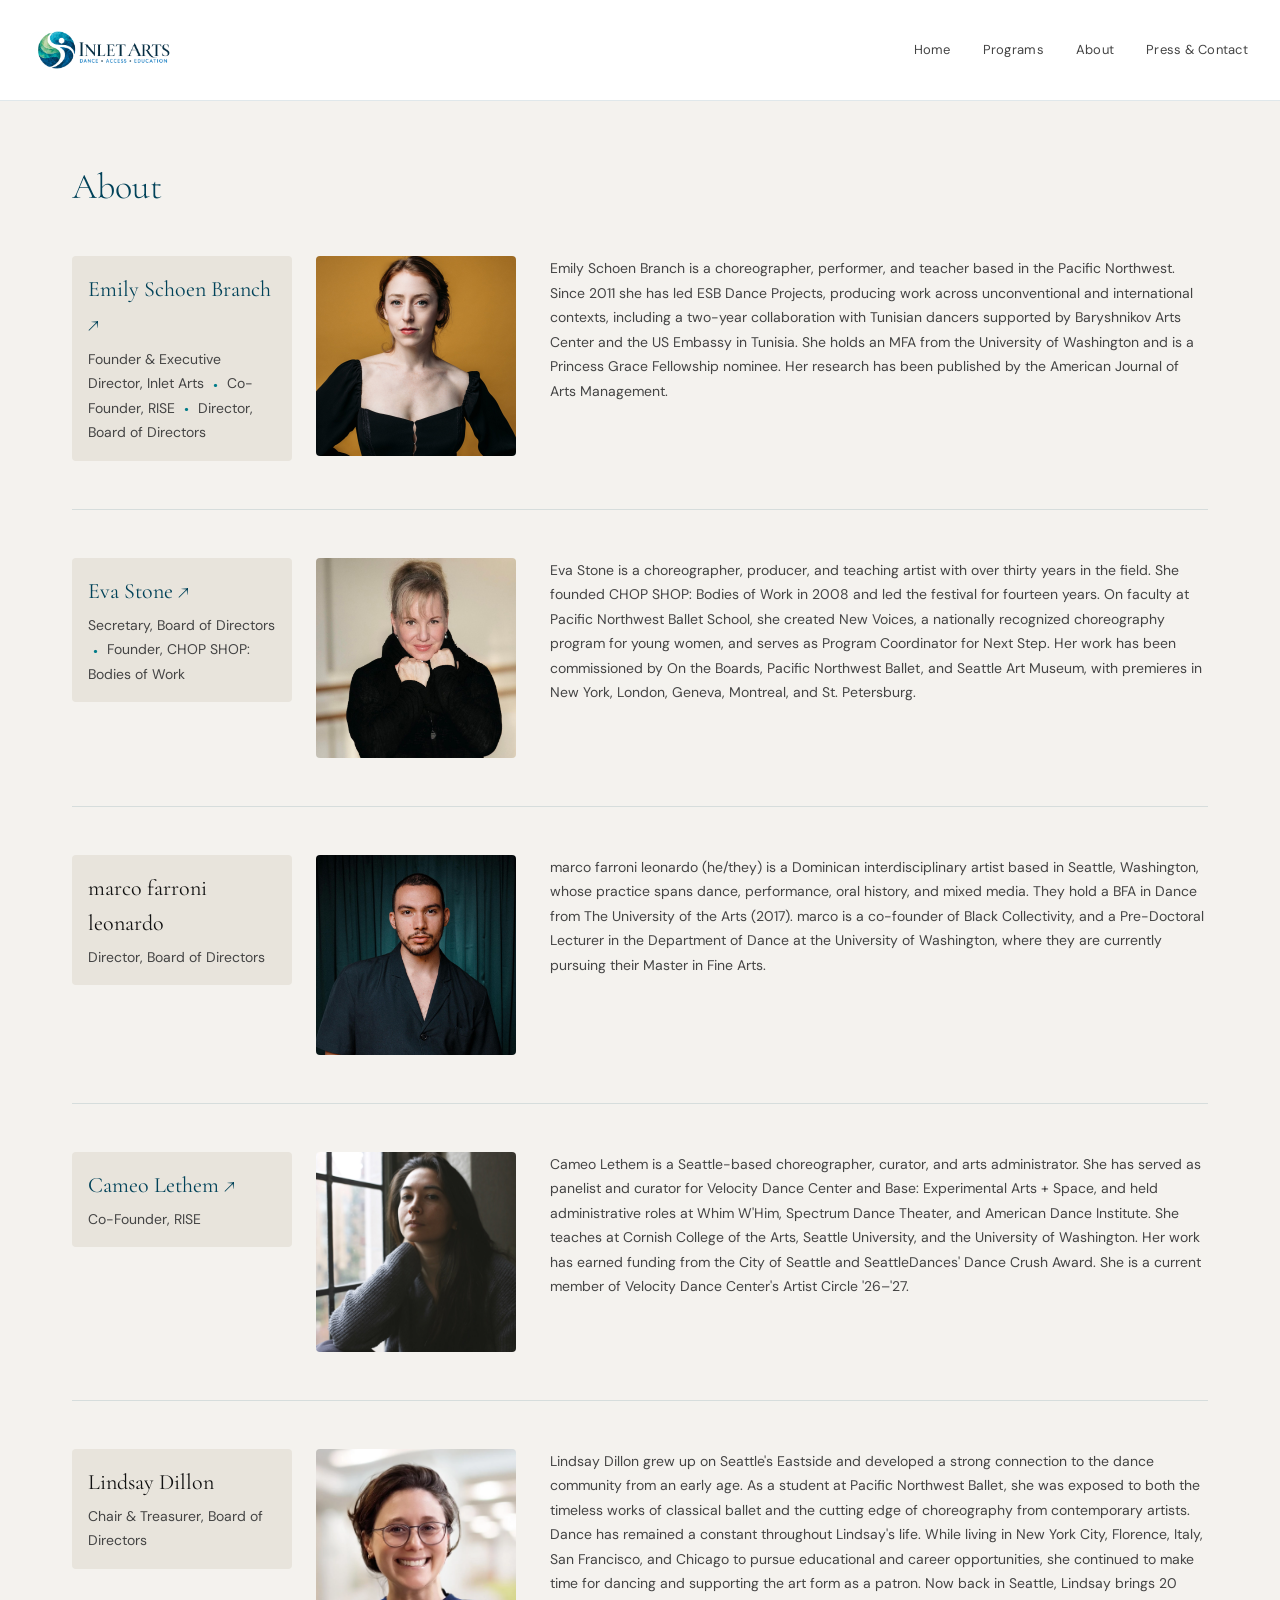
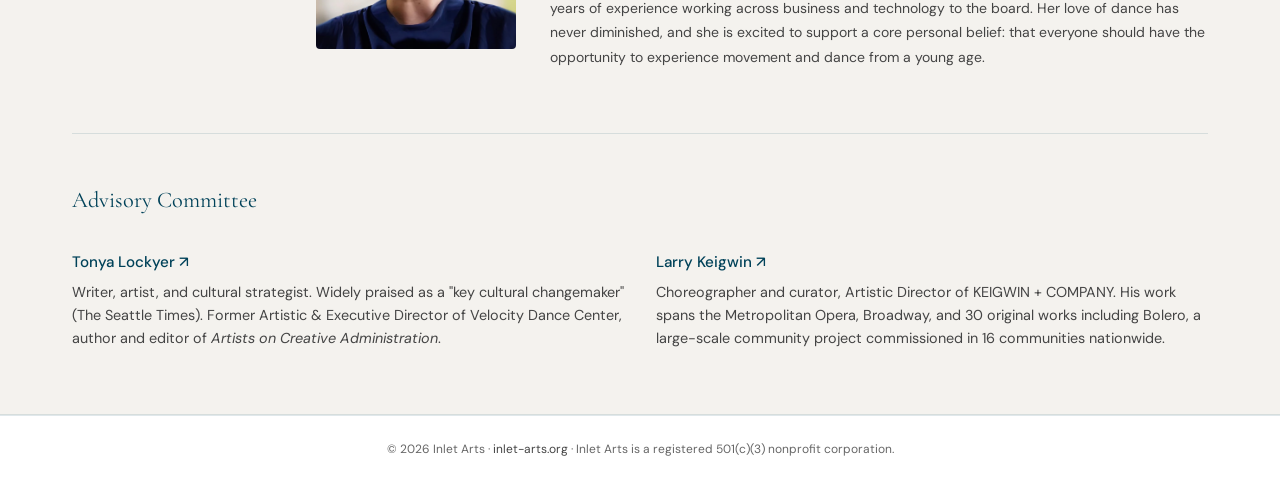
<file: about.html>
<!DOCTYPE html>
<html lang="en">
  <head>
    <meta charset="UTF-8" />
    <meta name="viewport" content="width=device-width, initial-scale=1.0" />
    <title>About | Inlet Arts</title>
    <meta name="description" content="Meet the team behind Inlet Arts — a nonprofit dance organization on Seattle's Eastside founded by Emily Schoen Branch and Eva Stone." />
    <link rel="stylesheet" href="styles.css" />
    <link rel="preconnect" href="https://fonts.googleapis.com" />
    <link rel="preconnect" href="https://fonts.gstatic.com" crossorigin />
    <link
      href="https://fonts.googleapis.com/css2?family=Cormorant+Garamond:ital,wght@0,300;0,400;0,500;1,300;1,400&family=DM+Sans:wght@300;400;500&display=swap"
      rel="stylesheet"
    />
  </head>
  <body>
    <nav id="navbar">
      <div class="nav-brand">
        <a href="index.html">
          <img src="images/Inlet_Arts_logo-horizontal-Transparent.png" alt="Inlet Arts — Dance · Access · Education" class="nav-logo-img" />
        </a>
      </div>
      <div class="nav-links">
        <a href="index.html">Home</a>
        <a href="programs.html">Programs</a>
        <a href="about.html">About</a>
        <a href="contact.html">Press & Contact</a>
      </div>
      <button class="nav-toggle" id="navToggle">&#9776;</button>
    </nav>

    <div class="mobile-menu" id="mobileMenu">
      <a href="index.html" onclick="closeMobile()">Home</a>
      <a href="programs.html" onclick="closeMobile()">Programs</a>
      <a href="about.html" onclick="closeMobile()">About</a>
      <a href="contact.html" onclick="closeMobile()">Press & Contact</a>
    </div>

    <section id="about">
      <div class="section-wrap">
        <div class="section-header">
          <h2>About</h2>
        </div>

        <div class="team-grid">
          <div class="team-card">
            <div class="team-img-wrap">
              <div class="team-text">
                <h4>
                  <a href="https://esb.dance" target="_blank" rel="noopener">Emily Schoen Branch ↗</a>
                </h4>
                <p class="team-role">
                  Founder &amp; Executive Director, Inlet Arts <span class="sep">·</span> Co-Founder, RISE <span class="sep">·</span> Director, Board of Directors
                </p>
              </div>
            </div>
            <div class="team-photo-wrap" id="photo-emily"><img src="images/emily.jpg" alt="Emily Schoen Branch" onerror="this.style.display='none'" /></div>
            <div class="team-text">
              <p>
                Emily Schoen Branch is a choreographer, performer, and teacher
                based in the Pacific Northwest. Since 2011 she has led ESB Dance
                Projects, producing work across unconventional and international
                contexts, including a two-year collaboration with Tunisian
                dancers supported by Baryshnikov Arts Center and the US Embassy
                in Tunisia. She holds an MFA from the University of Washington
                and is a Princess Grace Fellowship nominee. Her research has
                been published by the American Journal of Arts Management.
              </p>
            </div>
          </div>

          <div class="team-card">
            <div class="team-img-wrap">
              <div class="team-text">
                <h4><a href="https://evastonedance.com/" target="_blank" rel="noopener">Eva Stone ↗</a></h4>
                <p class="team-role">
                  Secretary, Board of Directors <span class="sep">·</span> Founder, CHOP SHOP: Bodies of Work
                </p>
              </div>
            </div>
            <div class="team-photo-wrap" id="photo-eva"><img src="images/eva.jpg" alt="Eva Stone" onerror="this.style.display='none'" /></div>
            <div class="team-text">
              <p>
                Eva Stone is a choreographer, producer, and teaching artist with
                over thirty years in the field. She founded CHOP SHOP: Bodies of
                Work in 2008 and led the festival for fourteen years. On faculty
                at Pacific Northwest Ballet School, she created New Voices, a
                nationally recognized choreography program for young women, and
                serves as Program Coordinator for Next Step. Her work has been
                commissioned by On the Boards, Pacific Northwest Ballet, and
                Seattle Art Museum, with premieres in New York, London, Geneva,
                Montreal, and St. Petersburg.
              </p>
            </div>
          </div>

          <div class="team-card">
            <div class="team-img-wrap">
              <div class="team-text">
                <h4>marco farroni leonardo</h4>
                <p class="team-role">Director, Board of Directors</p>
              </div>
            </div>
            <div class="team-photo-wrap" id="photo-marco"><img src="images/marco.jpg" alt="marco farroni leonardo" onerror="this.style.display='none'" /></div>
            <div class="team-text">
              <p>marco farroni leonardo (he/they) is a Dominican interdisciplinary artist based in Seattle, Washington, whose practice spans dance, performance, oral history, and mixed media. They hold a BFA in Dance from The University of the Arts (2017). marco is a co-founder of Black Collectivity, and a Pre-Doctoral Lecturer in the Department of Dance at the University of Washington, where they are currently pursuing their Master in Fine Arts.</p>
            </div>
          </div>

          <div class="team-card">
            <div class="team-img-wrap">
              <div class="team-text">
                <h4><a href="https://www.cameolethem.com/" target="_blank" rel="noopener">Cameo Lethem ↗</a></h4>
                <p class="team-role">Co-Founder, RISE</p>
              </div>
            </div>
            <div class="team-photo-wrap" id="photo-cameo"><img src="images/cameo.jpg" alt="Cameo Lethem" onerror="this.style.display='none'" /></div>
            <div class="team-text">
              <p>
                Cameo Lethem is a Seattle-based choreographer, curator, and arts
                administrator. She has served as panelist and curator for
                Velocity Dance Center and Base: Experimental Arts + Space, and
                held administrative roles at Whim W'Him, Spectrum Dance Theater,
                and American Dance Institute. She teaches at Cornish College of
                the Arts, Seattle University, and the University of Washington.
                Her work has earned funding from the City of Seattle and
                SeattleDances' Dance Crush Award. She is a current member of
                Velocity Dance Center's Artist Circle '26–'27.
              </p>
            </div>
          </div>

          <div class="team-card">
            <div class="team-img-wrap">
              <div class="team-text">
                <h4>Lindsay Dillon</h4>
                <p class="team-role">Chair &amp; Treasurer, Board of Directors</p>
              </div>
            </div>
            <div class="team-photo-wrap" id="photo-lindsay"><img src="images/lindsay.webp" alt="Lindsay Dillon" onerror="this.style.display='none'" /></div>
            <div class="team-text">
              <p>Lindsay Dillon grew up on Seattle's Eastside and developed a strong connection to the dance community from an early age. As a student at Pacific Northwest Ballet, she was exposed to both the timeless works of classical ballet and the cutting edge of choreography from contemporary artists. Dance has remained a constant throughout Lindsay's life. While living in New York City, Florence, Italy, San Francisco, and Chicago to pursue educational and career opportunities, she continued to make time for dancing and supporting the art form as a patron. Now back in Seattle, Lindsay brings 20 years of experience working across business and technology to the board. Her love of dance has never diminished, and she is excited to support a core personal belief: that everyone should have the opportunity to experience movement and dance from a young age.</p>
            </div>
          </div>
        </div>

        <div class="board-section">
          <h3>Advisory Committee</h3>
          <div class="board-grid">
            <div class="board-member">
              <h4><a href="https://www.tonyalockyer.com/" target="_blank" rel="noopener">Tonya Lockyer ↗</a></h4>
              <p>Writer, artist, and cultural strategist. Widely praised as a "key cultural changemaker" (The Seattle Times). Former Artistic &amp; Executive Director of Velocity Dance Center, author and editor of <em>Artists on Creative Administration</em>.</p>
            </div>
            <div class="board-member">
              <h4><a href="https://www.keigwinandcompany.com/larry-keigwin" target="_blank" rel="noopener">Larry Keigwin ↗</a></h4>
              <p>Choreographer and curator, Artistic Director of KEIGWIN + COMPANY. His work spans the Metropolitan Opera, Broadway, and 30 original works including Bolero, a large-scale community project commissioned in 16 communities nationwide.</p>
            </div>
          </div>
        </div>
      </div>
    </section>

    <footer>
      <p>
        © 2026 Inlet Arts ·
        <a href="https://inlet-arts.org">inlet-arts.org</a> ·
        Inlet Arts is a registered 501(c)(3) nonprofit corporation.
      </p>
    </footer>

    <script src="script.js"></script>
  </body>
</html>
</file>
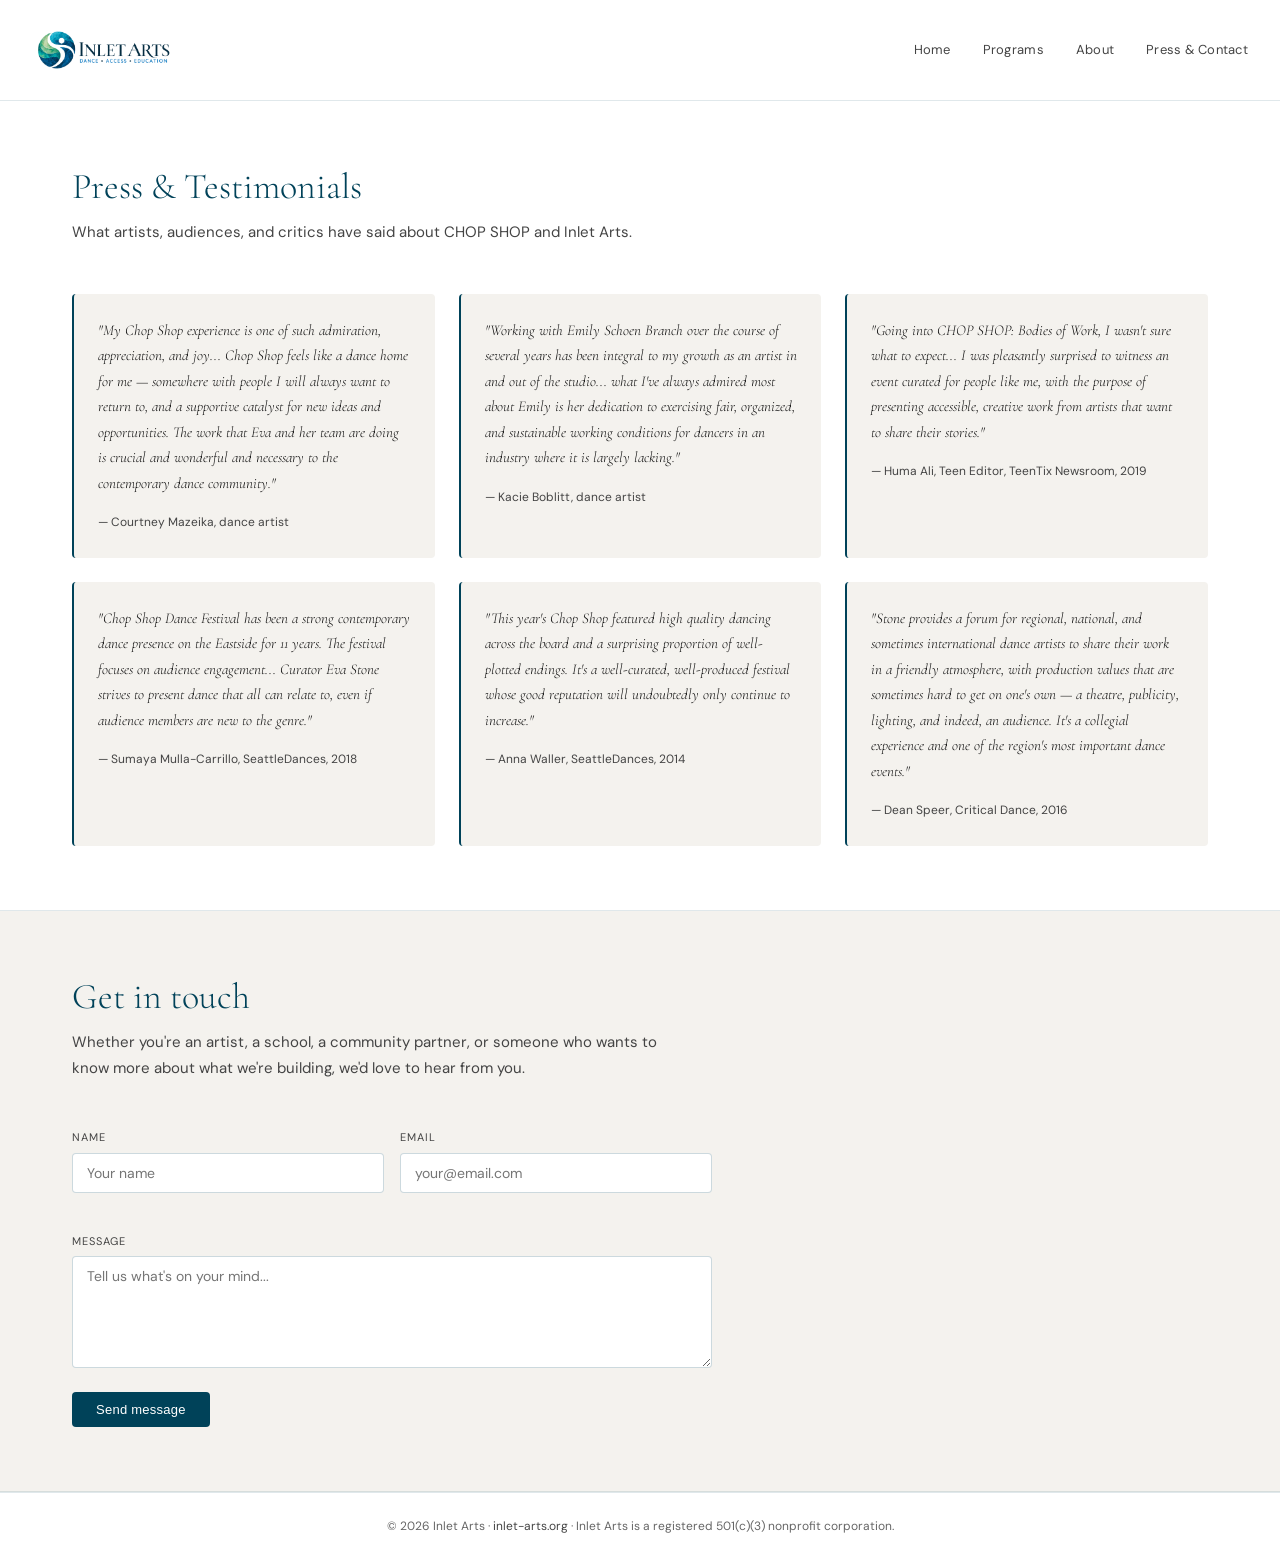
<file: contact.html>
<!DOCTYPE html>
<html lang="en">
  <head>
    <meta charset="UTF-8" />
    <meta name="viewport" content="width=device-width, initial-scale=1.0" />
    <title>Press & Contact | Inlet Arts</title>
    <meta name="description" content="Press coverage and testimonials for Inlet Arts and CHOP SHOP, plus a contact form for artists, schools, and community partners on Seattle's Eastside." />
    <link rel="stylesheet" href="styles.css" />
    <link rel="preconnect" href="https://fonts.googleapis.com" />
    <link rel="preconnect" href="https://fonts.gstatic.com" crossorigin />
    <link
      href="https://fonts.googleapis.com/css2?family=Cormorant+Garamond:ital,wght@0,300;0,400;0,500;1,300;1,400&family=DM+Sans:wght@300;400;500&display=swap"
      rel="stylesheet"
    />
  </head>
  <body>
    <nav id="navbar">
      <div class="nav-brand">
        <a href="index.html">
          <img src="images/Inlet_Arts_logo-horizontal-Transparent.png" alt="Inlet Arts — Dance · Access · Education" class="nav-logo-img" />
        </a>
      </div>
      <div class="nav-links">
        <a href="index.html">Home</a>
        <a href="programs.html">Programs</a>
        <a href="about.html">About</a>
        <a href="contact.html">Press & Contact</a>
      </div>
      <button class="nav-toggle" id="navToggle">&#9776;</button>
    </nav>

    <div class="mobile-menu" id="mobileMenu">
      <a href="index.html" onclick="closeMobile()">Home</a>
      <a href="programs.html" onclick="closeMobile()">Programs</a>
      <a href="about.html" onclick="closeMobile()">About</a>
      <a href="contact.html" onclick="closeMobile()">Press & Contact</a>
    </div>

    <section id="press">
      <div class="section-wrap">
        <div class="section-header">
          <h2>Press &amp; Testimonials</h2>
          <p>What artists, audiences, and critics have said about CHOP SHOP and Inlet Arts.</p>
        </div>

        <div class="quotes-grid">
          <blockquote>
            <p>
              "My Chop Shop experience is one of such admiration, appreciation,
              and joy... Chop Shop feels like a dance home for me — somewhere
              with people I will always want to return to, and a supportive
              catalyst for new ideas and opportunities. The work that Eva and
              her team are doing is crucial and wonderful and necessary to the
              contemporary dance community."
            </p>
            <cite>— Courtney Mazeika, dance artist</cite>
          </blockquote>

          <blockquote>
            <p>
              "Working with Emily Schoen Branch over the course of several years
              has been integral to my growth as an artist in and out of the
              studio... what I've always admired most about Emily is her
              dedication to exercising fair, organized, and sustainable working
              conditions for dancers in an industry where it is largely
              lacking."
            </p>
            <cite>— Kacie Boblitt, dance artist</cite>
          </blockquote>

          <blockquote>
            <p>
              "Going into CHOP SHOP: Bodies of Work, I wasn't sure what to
              expect... I was pleasantly surprised to witness an event curated
              for people like me, with the purpose of presenting accessible,
              creative work from artists that want to share their stories."
            </p>
            <cite>— Huma Ali, Teen Editor, TeenTix Newsroom, 2019</cite>
          </blockquote>

          <blockquote>
            <p>
              "Chop Shop Dance Festival has been a strong contemporary dance
              presence on the Eastside for 11 years. The festival focuses on
              audience engagement... Curator Eva Stone strives to present dance
              that all can relate to, even if audience members are new to the
              genre."
            </p>
            <cite>— Sumaya Mulla-Carrillo, SeattleDances, 2018</cite>
          </blockquote>

          <blockquote>
            <p>
              "This year's Chop Shop featured high quality dancing across the
              board and a surprising proportion of well-plotted endings. It's a
              well-curated, well-produced festival whose good reputation will
              undoubtedly only continue to increase."
            </p>
            <cite>— Anna Waller, SeattleDances, 2014</cite>
          </blockquote>

          <blockquote>
            <p>
              "Stone provides a forum for regional, national, and sometimes
              international dance artists to share their work in a friendly
              atmosphere, with production values that are sometimes hard to get
              on one's own — a theatre, publicity, lighting, and indeed, an
              audience. It's a collegial experience and one of the region's most
              important dance events."
            </p>
            <cite>— Dean Speer, Critical Dance, 2016</cite>
          </blockquote>
        </div>
      </div>
    </section>

    <section id="contact">
      <div class="section-wrap">
        <div class="section-header">
          <h2>Get in touch</h2>
          <p>
            Whether you're an artist, a school, a community partner, or someone
            who wants to know more about what we're building, we'd love to hear
            from you.
          </p>
        </div>
        <!-- Replace YOUR_FORM_ID below with your Formspree form ID after signing up at formspree.io -->
        <form
          class="contact-form"
          action="https://formspree.io/f/YOUR_FORM_ID"
          method="POST"
        >
          <div class="form-row">
            <div class="form-group">
              <label for="name">Name</label>
              <input
                type="text"
                id="name"
                name="name"
                placeholder="Your name"
                required
              />
            </div>
            <div class="form-group">
              <label for="email">Email</label>
              <input
                type="email"
                id="email"
                name="email"
                placeholder="your@email.com"
                required
              />
            </div>
          </div>
          <div class="form-group">
            <label for="message">Message</label>
            <textarea
              id="message"
              name="message"
              placeholder="Tell us what's on your mind..."
              rows="5"
              required
            ></textarea>
          </div>
          <button type="submit" class="btn-primary">Send message</button>
        </form>
      </div>
    </section>

    <footer>
      <p>
        © 2026 Inlet Arts ·
        <a href="https://inlet-arts.org">inlet-arts.org</a> ·
        Inlet Arts is a registered 501(c)(3) nonprofit corporation.
      </p>
    </footer>

    <script src="script.js"></script>
  </body>
</html>
</file>
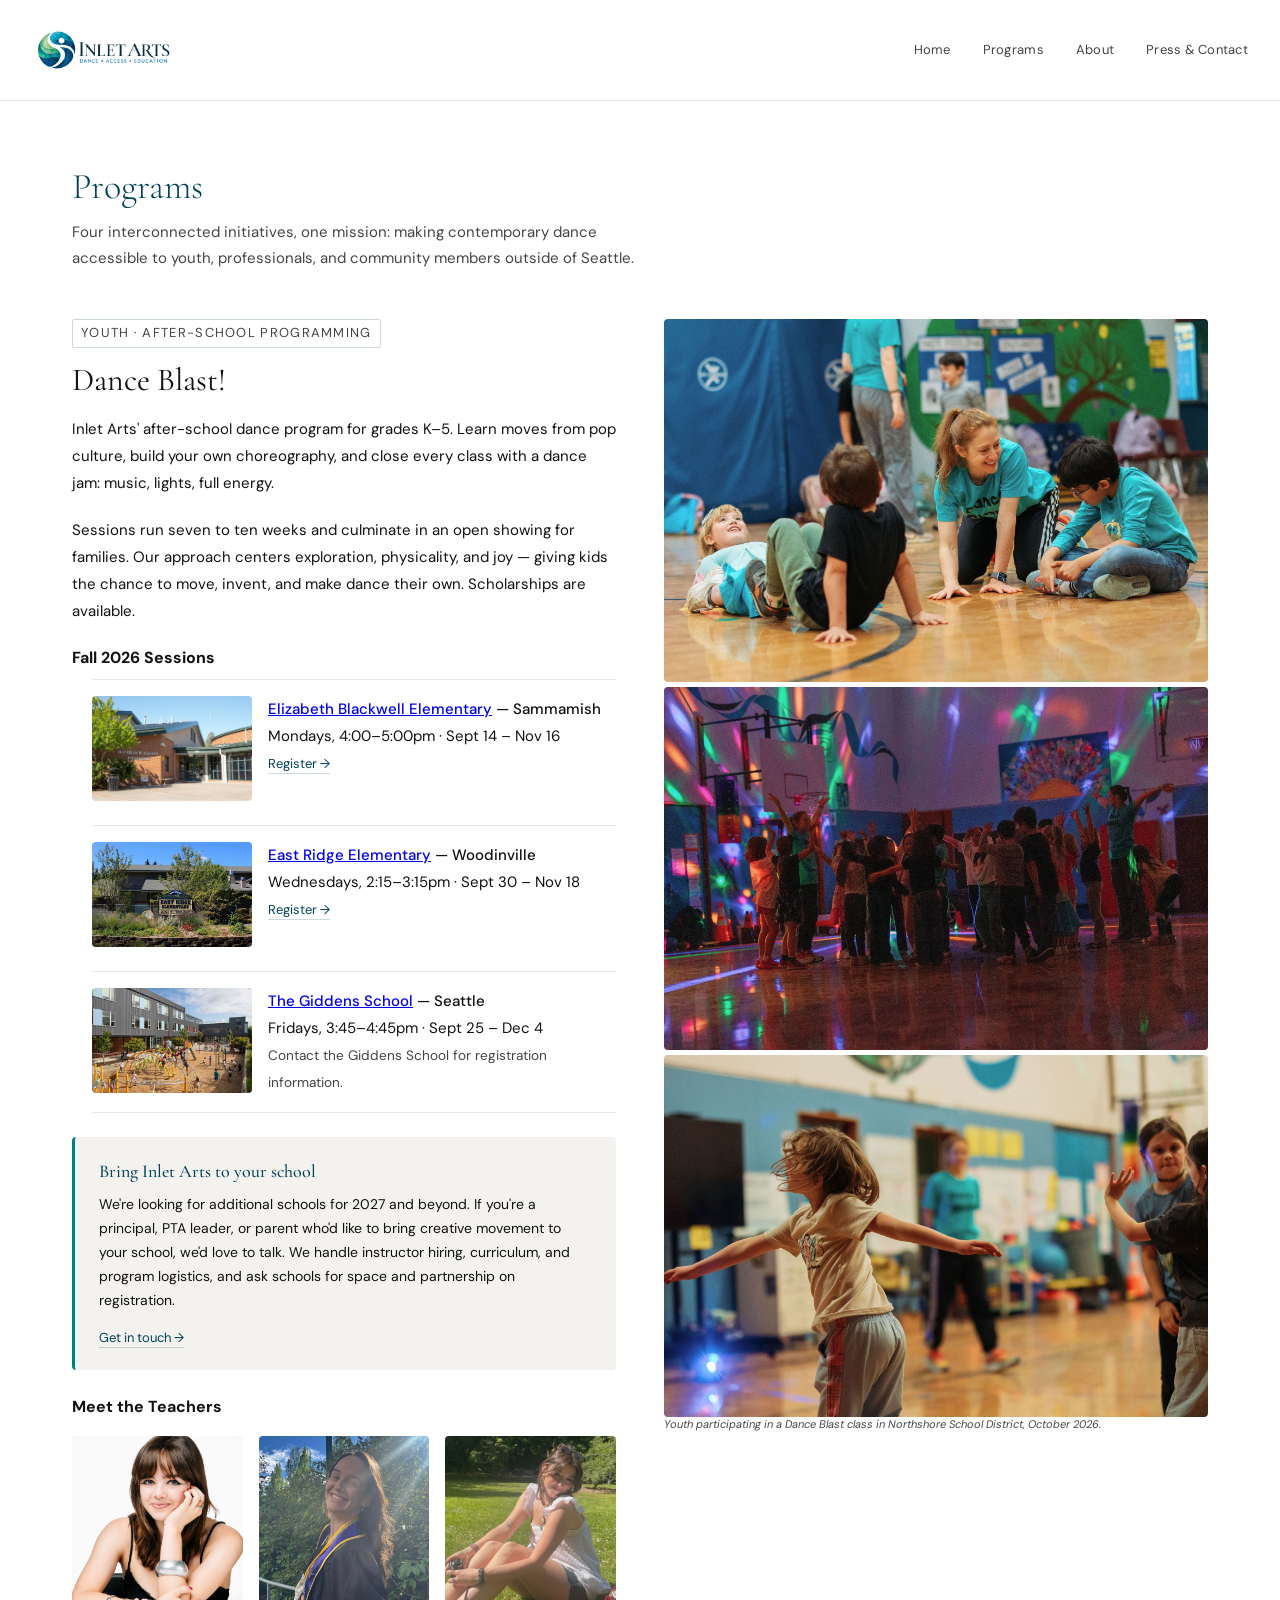
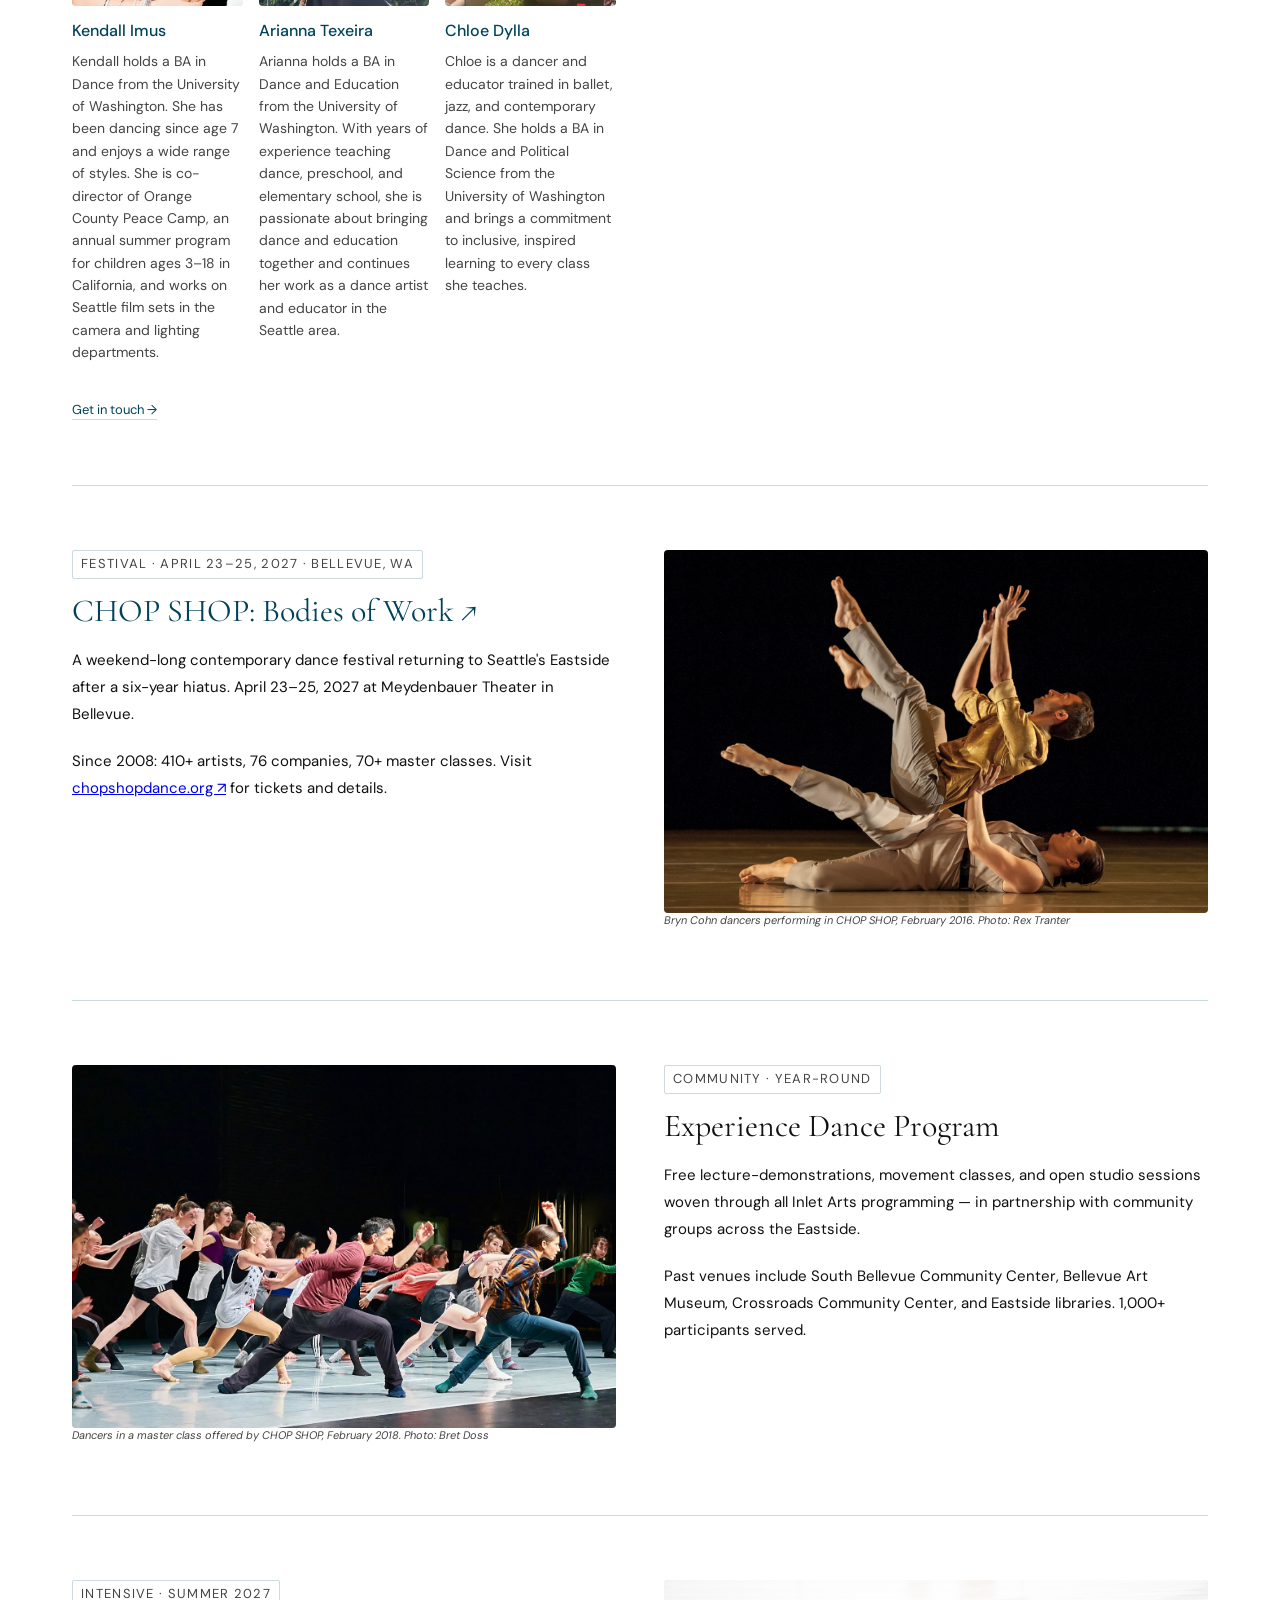
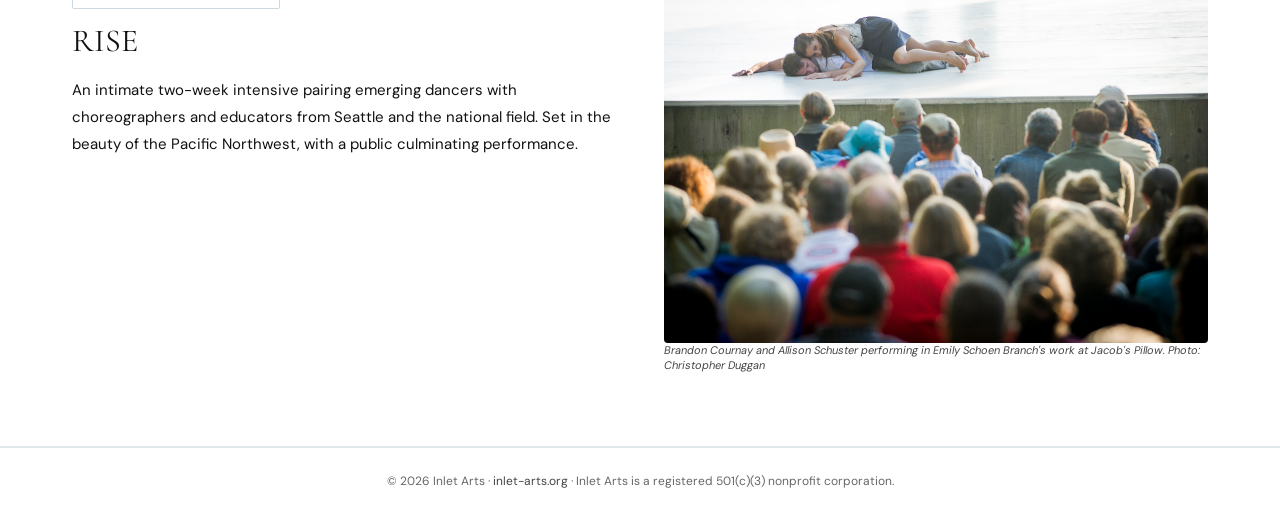
<file: programs.html>
<!DOCTYPE html>
<html lang="en">
  <head>
    <meta charset="UTF-8" />
    <meta name="viewport" content="width=device-width, initial-scale=1.0" />
    <title>Programs | Inlet Arts</title>
    <meta name="description" content="Inlet Arts programs: CHOP SHOP dance festival, RISE intensive, Experience Dance Program, and Dance Blast! after-school program on Seattle's Eastside." />
    <link rel="stylesheet" href="styles.css" />
    <link rel="preconnect" href="https://fonts.googleapis.com" />
    <link rel="preconnect" href="https://fonts.gstatic.com" crossorigin />
    <link
      href="https://fonts.googleapis.com/css2?family=Cormorant+Garamond:ital,wght@0,300;0,400;0,500;1,300;1,400&family=DM+Sans:wght@300;400;500&display=swap"
      rel="stylesheet"
    />
  </head>
  <body>
    <nav id="navbar">
      <div class="nav-brand">
        <a href="index.html">
          <img src="images/Inlet_Arts_logo-horizontal-Transparent.png" alt="Inlet Arts — Dance · Access · Education" class="nav-logo-img" />
        </a>
      </div>
      <div class="nav-links">
        <a href="index.html">Home</a>
        <a href="programs.html">Programs</a>
        <a href="about.html">About</a>
        <a href="contact.html">Press & Contact</a>
      </div>
      <button class="nav-toggle" id="navToggle">&#9776;</button>
    </nav>

    <div class="mobile-menu" id="mobileMenu">
      <a href="index.html" onclick="closeMobile()">Home</a>
      <a href="programs.html" onclick="closeMobile()">Programs</a>
      <a href="about.html" onclick="closeMobile()">About</a>
      <a href="contact.html" onclick="closeMobile()">Press & Contact</a>
    </div>

    <section id="programs">
      <div class="section-wrap">
        <div class="section-header">
          <h2>Programs</h2>
          <p>
            Four interconnected initiatives, one mission: making contemporary dance accessible to youth, professionals, and community members outside of Seattle.
          </p>
        </div>

        <div class="program-block reverse">
          <div class="program-img-col">
            <div class="danceblast-grid">
              <div class="danceblast-img-wrap" id="db-1"><img src="images/danceblast-1.jpg" alt="Dance Blast class" onerror="this.parentElement.classList.add('img-fallback')" /></div>
              <div class="danceblast-img-wrap" id="db-2"><img src="images/danceblast-2.jpg" alt="Dance Blast class" onerror="this.parentElement.classList.add('img-fallback')" /></div>
              <div class="danceblast-img-wrap" id="db-3"><img src="images/danceblast-3.jpg" alt="Dance Blast class" onerror="this.parentElement.classList.add('img-fallback')" /></div>
            </div>
            <p class="photo-caption"><em>Youth participating in a Dance Blast class in Northshore School District, October 2026.</em></p>
          </div>
          <div class="program-text">
            <span class="tag">Youth · After-School Programming</span>
            <h3>Dance Blast!</h3>
            <p>
              Inlet Arts' after-school dance program for grades K–5. Learn moves from pop culture, build your own choreography, and close every class with a dance jam: music, lights, full energy.
            </p>
            <p>
              Sessions run seven to ten weeks and culminate in an open showing for families. Our approach centers exploration, physicality, and joy — giving kids the chance to move, invent, and make dance their own. Scholarships are available.
            </p>

            <h4>Fall 2026 Sessions</h4>
            <ul class="sessions-list">
              <li>
                <div class="school-img-wrap" id="school-blackwell">
                  <img src="images/school-blackwell.jpg" alt="Elizabeth Blackwell Elementary" />
                </div>
                <div class="school-text">
                  <strong><a href="https://maps.app.goo.gl/pmyRmsqKXuKnjMiP7" target="_blank" rel="noopener">Elizabeth Blackwell Elementary</a> — Sammamish</strong><br />
                  Mondays, 4:00–5:00pm · Sept 14 – Nov 16<br />
                  <a href="contact.html" class="text-link">Register &rarr;</a>
                </div>
              </li>
              <li>
                <div class="school-img-wrap" id="school-eastridge">
                  <img src="images/school-eastridge.jpg" alt="East Ridge Elementary" />
                </div>
                <div class="school-text">
                  <strong><a href="https://eastridge.nsd.org/" target="_blank" rel="noopener">East Ridge Elementary</a> — Woodinville</strong><br />
                  Wednesdays, 2:15–3:15pm · Sept 30 – Nov 18<br />
                  <a href="contact.html" class="text-link">Register &rarr;</a>
                </div>
              </li>
              <li>
                <div class="school-img-wrap" id="school-giddens">
                  <img src="images/school-giddens.webp" alt="The Giddens School" />
                </div>
                <div class="school-text">
                  <strong><a href="https://maps.app.goo.gl/JHLeP5PmfWrcGXcY7" target="_blank" rel="noopener">The Giddens School</a> — Seattle</strong><br />
                  Fridays, 3:45–4:45pm · Sept 25 – Dec 4<br />
                  <span class="text-muted">Contact the Giddens School for registration information.</span>
                </div>
              </li>
            </ul>
            <div class="callout-box">
              <h4>Bring Inlet Arts to your school</h4>
              <p>
                We're looking for additional schools for 2027 and beyond. If you're
                a principal, PTA leader, or parent who'd like to bring creative
                movement to your school, we'd love to talk. We handle instructor
                hiring, curriculum, and program logistics, and ask schools for space
                and partnership on registration.
              </p>
              <a href="contact.html" class="text-link">Get in touch &rarr;</a>
            </div>
            <h4>Meet the Teachers</h4>
            <div class="teachers-grid">
              <div class="teacher-card">
                <div class="teacher-img-wrap">
                  <img src="images/Kendall headshot.jpeg" alt="Kendall Imus" onerror="this.parentElement.classList.add('img-fallback')" />
                </div>
                <h5>Kendall Imus</h5>
                <p>Kendall holds a BA in Dance from the University of Washington. She has been dancing since age 7 and enjoys a wide range of styles. She is co-director of Orange County Peace Camp, an annual summer program for children ages 3–18 in California, and works on Seattle film sets in the camera and lighting departments.</p>
              </div>
              <div class="teacher-card">
                <div class="teacher-img-wrap">
                  <img src="images/Arianna T headshot.jpeg" alt="Arianna Texeira" onerror="this.parentElement.classList.add('img-fallback')" />
                </div>
                <h5>Arianna Texeira</h5>
                <p>Arianna holds a BA in Dance and Education from the University of Washington. With years of experience teaching dance, preschool, and elementary school, she is passionate about bringing dance and education together and continues her work as a dance artist and educator in the Seattle area.</p>
              </div>
              <div class="teacher-card">
                <div class="teacher-img-wrap">
                  <img src="images/Chloe headshot.jpeg" alt="Chloe Dylla" onerror="this.parentElement.classList.add('img-fallback')" />
                </div>
                <h5>Chloe Dylla</h5>
                <p>Chloe is a dancer and educator trained in ballet, jazz, and contemporary dance. She holds a BA in Dance and Political Science from the University of Washington and brings a commitment to inclusive, inspired learning to every class she teaches.</p>
              </div>
            </div>
            <a href="contact.html" class="text-link">Get in touch &rarr;</a>
          </div>
        </div>

        <div class="program-block reverse">
          <div class="program-img-col">
            <div class="program-img-wrap">
              <img
                src="images/chopshop.jpg"
                alt="CHOP SHOP performance"
                onerror="this.parentElement.classList.add('img-fallback')"
              />
            </div>
            <p class="photo-caption"><em>Bryn Cohn dancers performing in CHOP SHOP, February 2016. Photo: Rex Tranter</em></p>
          </div>
          <div class="program-text">
            <span class="tag">Festival · April 23–25, 2027 · Bellevue, WA</span>
            <h3>
              <a
                href="https://www.chopshopdance.org"
                target="_blank"
                rel="noopener"
                >CHOP SHOP: Bodies of Work ↗</a
              >
            </h3>
            <p>
              A weekend-long contemporary dance festival returning to Seattle's Eastside after a six-year hiatus. April 23–25, 2027 at Meydenbauer Theater in Bellevue.
            </p>
            <p>
              Since 2008: 410+ artists, 76 companies, 70+ master classes. Visit <a href="https://www.chopshopdance.org" target="_blank" rel="noopener">chopshopdance.org ↗</a> for tickets and details.
            </p>
          </div>
        </div>

        <div class="program-block">
          <div class="program-img-col">
            <div class="program-img-wrap">
              <img
                src="images/edp.jpg"
                alt="Experience Dance Program"
                onerror="this.parentElement.classList.add('img-fallback')"
              />
            </div>
            <p class="photo-caption"><em>Dancers in a master class offered by CHOP SHOP, February 2018. Photo: Bret Doss</em></p>
          </div>
          <div class="program-text">
            <span class="tag">Community · Year-round</span>
            <h3>Experience Dance Program</h3>
            <p>
              Free lecture-demonstrations, movement classes, and open studio sessions woven through all Inlet Arts programming — in partnership with community groups across the Eastside.
            </p>
            <p>Past venues include South Bellevue Community Center, Bellevue Art Museum, Crossroads Community Center, and Eastside libraries. 1,000+ participants served.</p>
          </div>
        </div>

        <div class="program-block reverse">
          <div class="program-img-col">
            <div class="program-img-wrap">
              <img
                src="images/rise.jpg"
                alt="RISE dance intensive"
                onerror="this.parentElement.classList.add('img-fallback')"
              />
            </div>
            <p class="photo-caption"><em>Brandon Cournay and Allison Schuster performing in Emily Schoen Branch's work at Jacob's Pillow. Photo: Christopher Duggan</em></p>
          </div>
          <div class="program-text">
            <span class="tag">Intensive · Summer 2027</span>
            <h3>RISE</h3>
            <p>
              An intimate two-week intensive pairing emerging dancers with choreographers and educators from Seattle and the national field. Set in the beauty of the Pacific Northwest, with a public culminating performance.
            </p>
          </div>
        </div>
      </div>
    </section>

    <footer>
      <p>
        © 2026 Inlet Arts ·
        <a href="https://inlet-arts.org">inlet-arts.org</a> ·
        Inlet Arts is a registered 501(c)(3) nonprofit corporation.
      </p>
    </footer>

    <script src="script.js"></script>
  </body>
</html>
</file>
<file: styles.css>
/* ===========================
   INLET ARTS — styles.css
   =========================== */

:root {
  --navy: #004259;
  --teal: #017C89;
  --sage: #5EB19B;
  --mint: #ACD4CD;
  --coral: #EB7A50;
  --slate: #004259;
  --mist: #f4f2ee;
  --sand: #e8e4dc;
  --white: #ffffff;
  --text: #111111;
  --text-muted: #444444;
  --text-light: #666666;
  --border: rgba(0, 66, 89, 0.12);
  --border-mid: rgba(0, 66, 89, 0.2);
  --font-display: "Cormorant Garamond", Georgia, serif;
  --font-body: "DM Sans", system-ui, sans-serif;
  --max-w: 1200px;
  --radius: 4px;
}

*,
*::before,
*::after {
  box-sizing: border-box;
  margin: 0;
  padding: 0;
}

html {
  scroll-behavior: smooth;
}

body {
  font-family: var(--font-body);
  color: var(--text);
  background: var(--white);
  font-size: 16px;
  line-height: 1.6;
}

/* ---- NAV ---- */
#navbar {
  position: sticky;
  top: 0;
  z-index: 100;
  background: var(--white);
  border-bottom: 0.5px solid var(--border);
  display: flex;
  align-items: center;
  justify-content: space-between;
  padding: 0.875rem 2rem;
}

.nav-brand {
  line-height: 1;
}
.nav-brand a {
  display: block;
  text-decoration: none;
}
.nav-logo-img {
  height: 72px;
  width: auto;
  display: block;
}

.nav-links {
  display: flex;
  gap: 2rem;
}
.nav-links a {
  font-size: 13px;
  font-weight: 400;
  color: var(--text-muted);
  text-decoration: none;
  letter-spacing: 0.02em;
  transition: color 0.2s;
}
.nav-links a:hover {
  color: var(--text);
}

.nav-toggle {
  display: none;
  background: none;
  border: none;
  font-size: 20px;
  cursor: pointer;
  color: var(--text);
}

.mobile-menu {
  display: none;
  flex-direction: column;
  background: var(--white);
  border-bottom: 0.5px solid var(--border);
  padding: 1rem 2rem;
  gap: 1rem;
}
.mobile-menu a {
  font-size: 15px;
  color: var(--text-muted);
  text-decoration: none;
}
.mobile-menu.open {
  position: fixed;
  display: flex;
  z-index: 10;
  width: 100%;
}

/* ---- BUTTONS ---- */
.btn-primary {
  display: inline-block;
  background: var(--navy);
  color: var(--white);
  padding: 10px 24px;
  border-radius: var(--radius);
  font-size: 13px;
  font-weight: 500;
  text-decoration: none;
  letter-spacing: 0.02em;
  border: none;
  cursor: pointer;
  transition: opacity 0.2s;
}
.btn-primary:hover {
  opacity: 0.85;
}

.btn-secondary {
  display: inline-block;
  background: transparent;
  color: var(--white);
  padding: 10px 24px;
  border-radius: var(--radius);
  font-size: 13px;
  font-weight: 400;
  text-decoration: none;
  letter-spacing: 0.02em;
  border: 1px solid rgba(255, 255, 255, 0.6);
  cursor: pointer;
  transition: background 0.2s;
}
.btn-secondary:hover {
  background: rgba(255, 255, 255, 0.1);
}

.text-link {
  font-size: 13px;
  color: var(--slate);
  text-decoration: none;
  border-bottom: 0.5px solid var(--border-mid);
  padding-bottom: 1px;
}
.text-link:hover {
  color: var(--navy);
}

/* ---- HERO ---- */
#home {
  border-bottom: 0.5px solid var(--border);
}

.hero {
  position: relative;
  min-height: 520px;
  display: flex;
  align-items: flex-end;
}

.hero-img-wrap {
  position: absolute;
  inset: 0;
  overflow: hidden;
  background: var(--navy);
}
.hero-img {
  width: 100%;
  height: 100%;
  object-fit: cover;
  object-position: center 40%;
  display: block;
}
.hero-fallback {
  background: var(--navy);
}

.hero-overlay {
  position: absolute;
  inset: 0;
  background: linear-gradient(
    to top,
    rgba(26, 43, 60, 0.85) 0%,
    rgba(26, 43, 60, 0.4) 60%,
    rgba(26, 43, 60, 0.2) 100%
  );
}

.hero-content {
  position: relative;
  z-index: 2;
  padding: 4rem 2rem 3rem;
  max-width: var(--max-w);
  margin: 0 auto;
  width: 100%;
  color: var(--white);
}

.eyebrow {
  font-size: 14px;
  letter-spacing: 0.12em;
  text-transform: uppercase;
  color: rgba(255, 255, 255, 0.85);
  margin-bottom: 1rem;
}

.hero-content h1 {
  font-family: var(--font-display);
  font-size: clamp(48px, 7vw, 72px);
  font-weight: 300;
  line-height: 1.1;
  margin-bottom: 1.25rem;
  color: var(--white);
}

.mission {
  font-family: var(--font-display);
  font-size: 20px;
  font-style: italic;
  font-weight: 300;
  line-height: 1.65;
  color: rgba(255, 255, 255, 0.85);
  max-width: 560px;
  margin-bottom: 2rem;
}

.hero-btns {
  display: flex;
  gap: 12px;
  flex-wrap: wrap;
}

/* ---- HOME INTRO ---- */
.home-intro {
  padding: 3rem 2rem;
  max-width: var(--max-w);
  margin: 0 auto;
  border-bottom: 0.5px solid var(--border);
}

.mission-label {
  font-family: var(--font-body);
  font-size: 11px;
  font-weight: 500;
  letter-spacing: 0.1em;
  text-transform: uppercase;
  color: var(--teal);
  margin-bottom: 0.75rem;
}

.mission-quote {
  font-family: var(--font-display);
  font-size: 22px;
  font-style: italic;
  font-weight: 300;
  color: var(--slate);
  line-height: 1.6;
  border-left: 2px solid var(--slate);
  padding-left: 1.5rem;
  margin: 0 0 1.5rem 0;
  max-width: 700px;
}

.org-description {
  font-size: 15px;
  color: var(--text-muted);
  max-width: 700px;
  margin-bottom: 2.5rem;
  line-height: 1.7;
}

.intro-lead {
  font-family: var(--font-display);
  font-size: 20px;
  font-weight: 300;
  color: var(--text-muted);
  margin-bottom: 2rem;
  line-height: 1.5;
}

.stat-row {
  display: grid;
  grid-template-columns: repeat(3, 1fr);
  gap: 1rem;
}

.stat {
  display: flex;
  flex-direction: column;
  gap: 4px;
  padding: 1.25rem;
  background: var(--mist);
  border-radius: var(--radius);
}
.stat-n {
  font-family: var(--font-body);
  font-size: 32px;
  font-weight: 300;
  color: var(--navy);
  line-height: 1;
}
.stat-l {
  font-size: 12px;
  color: var(--text-muted);
  letter-spacing: 0.02em;
}

/* ---- PROGRAM PREVIEWS ---- */
.program-previews {
  display: grid;
  grid-template-columns: repeat(auto-fit, minmax(200px, 1fr));
  gap: 0;
  border-top: 0.5px solid var(--border);
}

.preview-card {
  padding: 2rem;
  border-right: 0.5px solid var(--border);
}
.preview-card:last-child {
  border-right: none;
}

.preview-img-wrap {
  position: relative;
  height: 160px;
  overflow: hidden;
  border-radius: var(--radius);
  margin-bottom: 1rem;
  background: var(--sand);
}
.preview-img-wrap img {
  width: 100%;
  height: 100%;
  object-fit: cover;
  display: block;
  transition: transform 0.4s ease;
}
.preview-card:hover .preview-img-wrap img {
  transform: scale(1.03);
}
.preview-img-wrap.img-fallback {
  display: flex;
  align-items: center;
  justify-content: center;
}
.preview-img-wrap.img-fallback::after {
  content: "Photo coming soon";
  font-size: 11px;
  color: var(--text-light);
}

.preview-tag {
  position: absolute;
  top: 10px;
  left: 10px;
  font-size: 10px;
  letter-spacing: 0.08em;
  text-transform: uppercase;
  background: var(--white);
  color: var(--text);
  padding: 3px 8px;
  border-radius: 2px;
}

.preview-card h3 {
  font-family: var(--font-display);
  font-size: 18px;
  font-weight: 400;
  margin-bottom: 8px;
  line-height: 1.3;
}
.preview-card p {
  font-size: 13px;
  color: var(--text-muted);
  margin-bottom: 12px;
  line-height: 1.6;
}
.photo-caption {
  font-size: 11px;
  font-style: italic;
  color: var(--text-muted);
  margin-bottom: 8px;
  line-height: 1.4;
}

/* ---- SECTIONS ---- */
section {
  border-bottom: 0.5px solid var(--border);
}

.section-wrap {
  max-width: var(--max-w);
  margin: 0 auto;
  padding: 4rem 2rem;
}

.section-header {
  margin-bottom: 3rem;
}
.section-header h2 {
  font-family: var(--font-display);
  font-size: 36px;
  font-weight: 300;
  color: var(--navy);
  margin-bottom: 0.75rem;
  line-height: 1.2;
}
.section-header p {
  font-size: 15px;
  color: var(--text-muted);
  max-width: 600px;
  line-height: 1.7;
}

/* ---- PROGRAM BLOCKS ---- */
.program-block {
  display: grid;
  grid-template-columns: 1fr 1fr;
  gap: 3rem;
  align-items: start;
  margin-bottom: 4rem;
  padding-bottom: 4rem;
  border-bottom: 1.5px solid var(--border-mid);
}
.program-block:last-child {
  margin-bottom: 0;
  padding-bottom: 0;
  border-bottom: none;
}
.program-block.reverse {
  direction: rtl;
}
.program-block.reverse > * {
  direction: ltr;
}
.program-block.program-block-stacked {
  grid-template-columns: 1fr;
}
.program-block.program-block-stacked .program-img-wrap {
  aspect-ratio: 16 / 7;
}
.program-block.program-block-stacked .program-img-wrap img {
  object-position: center 75%;
}
.program-block.reverse .teachers-grid {
  grid-template-columns: repeat(3, 1fr);
  gap: 1rem;
}

.program-img-col {
  direction: ltr;
}

.program-img-wrap {
  border-radius: var(--radius);
  background: var(--sand);
  overflow: hidden;
  aspect-ratio: 3 / 2;
}
.program-img-wrap img {
  width: 100%;
  height: 100%;
  object-fit: cover;
  display: block;
}
.program-img-wrap.img-fallback {
  display: flex;
  align-items: center;
  justify-content: center;
}
.program-img-wrap.img-fallback::after {
  content: "Photo coming soon";
  font-size: 12px;
  color: var(--text-light);
}

.danceblast-grid {
  display: flex;
  flex-direction: column;
  gap: 5px;
}

.danceblast-img-wrap {
  overflow: hidden;
  border-radius: var(--radius);
  aspect-ratio: 3 / 2;
}

.danceblast-img-wrap img {
  width: 100%;
  height: 100%;
  object-fit: cover;
  object-position: 50% 50%;
  display: block;
}

.tag {
  display: inline-block;
  font-size: 13px;
  letter-spacing: 0.1em;
  text-transform: uppercase;
  color: var(--text-muted);
  border: 0.5px solid var(--border-mid);
  padding: 3px 8px;
  border-radius: 2px;
  margin-bottom: 12px;
}

.program-text h3 {
  font-family: var(--font-display);
  font-size: 32px;
  font-weight: 400;
  margin-bottom: 1rem;
  line-height: 1.25;
}
.program-text h3 a {
  color: var(--navy);
  text-decoration: none;
}
.program-text h3 a:hover {
  text-decoration: underline;
}
.program-text p {
  font-size: 15px;
  color: var(--text);
  line-height: 1.8;
  margin-bottom: 1.25rem;
}
.callout-box {
  background: var(--mist);
  border-left: 3px solid var(--teal);
  border-radius: var(--radius);
  padding: 1.25rem 1.5rem;
  margin: 1.5rem 0;
}
.callout-box h4 {
  font-family: var(--font-display);
  font-size: 18px;
  font-weight: 500;
  color: var(--navy);
  margin-bottom: 0.5rem;
}
.callout-box p {
  font-size: 14px;
  color: var(--text);
  line-height: 1.7;
  margin-bottom: 0.75rem;
}
.callout-box .text-link {
  font-size: 13px;
}
.program-text p:last-child {
  margin-bottom: 0;
}
.program-text ul {
  margin: 0.5rem 0 1rem 1.25rem;
}
.program-text ul li {
  font-size: 15px;
  color: var(--text);
  line-height: 1.8;
  margin-bottom: 8px;
}
.program-text strong {
  color: var(--text);
  font-weight: 500;
}

/* ---- ABOUT / TEAM ---- */
#about {
  background: var(--mist);
}

.team-grid {
  display: flex;
  flex-direction: column;
  gap: 3rem;
}

.team-card {
  display: grid;
  grid-template-columns: 220px 210px 1fr;
  gap: 1.5rem;
  align-items: start;
  padding-bottom: 3rem;
  border-bottom: 0.5px solid var(--border);
}
.team-card:last-child {
  padding-bottom: 0;
  border-bottom: none;
}
.team-card.no-photo .team-img-wrap {
  grid-column: 1 / 3;
}
.team-photo-wrap {
  width: 200px;
  height: 200px;
  overflow: hidden;
  border-radius: 4px;
}
.team-photo-wrap img {
  width: 100%;
  height: 100%;
  object-fit: cover;
  object-position: 50% 50%;
  display: block;
}
#photo-emily img { object-position: 50% 4%; }
#photo-eva img   { object-position: 54% 27%; transform: scale(1.09); transform-origin: 54% 27%; }
#photo-marco img { object-position: 50% 17%; transform: scale(1.15); transform-origin: 50% 17%; }
#photo-cameo img { object-position: 65% 56%; }
#photo-lindsay img { object-position: 50% 30%; }

.team-img-wrap {
  padding: 1rem;
  overflow: hidden;
  border-radius: var(--radius);
  background: var(--sand);
}

.team-text h4 {
  font-family: var(--font-display);
  font-size: 22px;
  font-weight: 400;
  margin-bottom: 4px;
}
.team-text h4 a {
  color: var(--navy);
  text-decoration: none;
}
.team-text h4 a:hover {
  text-decoration: underline;
}
.team-role {
  font-size: 12px;
  color: var(--text-muted);
  line-height: 1.5;
}
.team-role .sep {
  font-size: 20px;
  line-height: 1;
  vertical-align: middle;
  color: var(--teal);
  margin: 0 5px;
  font-weight: 700;
}
.team-text p {
  font-size: 14px;
  color: var(--text-muted);
  line-height: 1.75;
}

/* ---- PRESS ---- */
.quotes-grid {
  display: grid;
  grid-template-columns: repeat(3, 1fr);
  gap: 1.5rem;
}
.quote-short p {
  font-size: 18px;
  line-height: 1.5;
}
.quote-short cite {
  margin-top: 0.5rem;
  display: block;
}

blockquote {
  background: var(--mist);
  border-radius: var(--radius);
  padding: 1.5rem;
  border-left: 2px solid var(--slate);
}
blockquote p {
  font-family: var(--font-display);
  font-size: 15px;
  font-style: italic;
  font-weight: 300;
  color: var(--text);
  line-height: 1.7;
  margin-bottom: 0.75rem;
}
blockquote cite {
  font-size: 12px;
  color: var(--text-muted);
  font-style: normal;
}

/* ---- CONTACT ---- */
.board-section {
  margin-top: 4rem;
  padding-top: 3rem;
  border-top: 0.5px solid var(--border);
}

.board-section h3 {
  font-family: var(--font-display);
  font-size: 1.4rem;
  font-weight: 400;
  color: var(--navy);
  margin-bottom: 2rem;
}

.board-grid {
  display: grid;
  grid-template-columns: 1fr 1fr;
  gap: 2rem;
}

.board-member h4 {
  font-family: var(--font-body);
  font-size: 0.95rem;
  font-weight: 500;
  color: var(--navy);
  margin-bottom: 0.4rem;
}
.board-member h4 a {
  color: var(--navy);
  text-decoration: none;
}
.board-member h4 a:hover {
  text-decoration: underline;
}

.board-role {
  font-weight: 300;
  color: var(--text-muted);
}

.board-member p {
  font-size: 0.9rem;
  color: var(--text-muted);
  line-height: 1.6;
}

.teachers-section {
  margin-top: 3rem;
  padding-top: 2.5rem;
  border-top: 0.5px solid var(--border);
}

.teachers-section h4 {
  margin-bottom: 1.5rem;
}

.dance-blast-label {
  margin: 1.5rem 0;
}

.dance-blast-title {
  font-family: var(--font-display);
  font-size: 2rem;
  font-weight: 500;
  color: var(--navy);
  margin: 0.25rem 0 0.75rem;
}

.teachers-grid {
  display: grid;
  grid-template-columns: repeat(3, 1fr);
  gap: 1.5rem;
  margin: 1rem 0 2rem;
}

.teacher-card {
  display: flex;
  flex-direction: column;
}

.teacher-img-wrap {
  aspect-ratio: 1 / 1;
  overflow: hidden;
  border-radius: var(--radius);
  background: var(--sand);
  margin-bottom: 0.75rem;
}

.teacher-img-wrap img {
  width: 100%;
  height: 100%;
  object-fit: cover;
  object-position: top;
  display: block;
}

.teacher-card h5 {
  font-family: var(--font-body);
  font-size: 1rem;
  font-weight: 500;
  color: var(--navy);
  margin-bottom: 0.4rem;
}

.teacher-card p {
  font-size: 0.875rem;
  color: var(--text-muted);
  line-height: 1.6;
}

.sessions-list {
  list-style: none;
  padding: 0;
  margin: 1rem 0;
}

.sessions-list li {
  padding: 1rem 0;
  border-top: 0.5px solid var(--border);
  line-height: 1.7;
  font-size: 0.95rem;
}

.sessions-list li:last-child {
  border-bottom: 0.5px solid var(--border);
}

.sessions-list li {
  display: flex;
  align-items: flex-start;
  gap: 1rem;
}

.school-img-wrap {
  width: 160px;
  height: 105px;
  flex-shrink: 0;
  overflow: hidden;
  border-radius: var(--radius);
}

.school-text {
  flex: 1;
}

.school-img-wrap img {
  width: 100%;
  height: 100%;
  object-fit: cover;
  object-position: 50% 50%;
  display: block;
}

#school-blackwell img { object-position: 73% 64%; transform: scale(1.38); transform-origin: 73% 64%; }
#school-eastridge img { object-position: 55% 100%; transform: scale(1.60); transform-origin: 55% 100%; }
#school-giddens img   { object-position: 50% 50%; }

.text-muted {
  color: var(--text-muted);
  font-size: 0.85rem;
}

#contact {
  background: var(--mist);
}

.contact-form {
  max-width: 640px;
}

.form-row {
  display: grid;
  grid-template-columns: 1fr 1fr;
  gap: 1rem;
  margin-bottom: 1rem;
}

.form-group {
  display: flex;
  flex-direction: column;
  gap: 6px;
  margin-bottom: 1rem;
}
.form-group:last-of-type {
  margin-bottom: 1.5rem;
}

.form-group label {
  font-size: 11px;
  text-transform: uppercase;
  letter-spacing: 0.08em;
  color: var(--text-muted);
}

.form-group input,
.form-group textarea {
  padding: 10px 14px;
  border: 0.5px solid var(--border-mid);
  border-radius: var(--radius);
  background: var(--white);
  font-family: var(--font-body);
  font-size: 14px;
  color: var(--text);
  transition: border-color 0.2s;
}
.form-group input:focus,
.form-group textarea:focus {
  outline: none;
  border-color: var(--slate);
}
.form-group textarea {
  resize: vertical;
}

.form-note {
  font-size: 12px;
  color: var(--text-muted);
  text-align: center;
  margin-top: 1rem;
}
.form-note a {
  color: var(--slate);
}

/* ---- HOME GALLERY ---- */
.home-gallery {
  padding: 0;
}

.gallery-grid {
  display: grid;
  grid-template-columns: repeat(3, 1fr);
  grid-template-rows: 280px 280px 280px;
  gap: 6px;
}

.gallery-cell {
  overflow: hidden;
  background: #111;
  position: relative;
}

.gallery-credit {
  position: absolute;
  bottom: 6px;
  right: 8px;
  font-size: 10px;
  color: rgba(255,255,255,0.65);
  font-family: var(--font-body);
  letter-spacing: 0.03em;
  pointer-events: none;
}

.gallery-cell img {
  width: 100%;
  height: 100%;
  object-fit: cover;
  object-position: 50% 50%;
  display: block;
}

.cell-panel    { grid-column: 1 / 3; grid-row: 1; }
.cell-lift     { grid-column: 3;     grid-row: 1 / 3; }
.cell-dynamic  { grid-column: 1;     grid-row: 2; }
.cell-rehearsal{ grid-column: 2;     grid-row: 2; }
.cell-floor    { grid-column: 1;     grid-row: 3; }
.cell-solo     { grid-column: 2;     grid-row: 3; }
.cell-blue     { grid-column: 3;     grid-row: 3; }

/* Per-photo crop values */
.cell-lift img      { object-position: 41% 50%; }
.cell-floor img     { object-position: 50% 41%; transform: scale(1.29); transform-origin: 50% 41%; }
.cell-solo img      { transform: scale(1.06); transform-origin: 50% 50%; }

@media (max-width: 768px) {
  .gallery-grid {
    grid-template-columns: repeat(2, 1fr);
    grid-template-rows: 200px 200px 200px 200px;
  }
  .cell-panel    { grid-column: 1 / 3; grid-row: 1; }
  .cell-lift     { grid-column: 1;     grid-row: 2; }
  .cell-dynamic  { grid-column: 2;     grid-row: 2; }
  .cell-rehearsal{ grid-column: 1;     grid-row: 3; }
  .cell-floor    { grid-column: 2;     grid-row: 3; }
  .cell-solo     { grid-column: 1;     grid-row: 4; }
  .cell-blue     { grid-column: 2;     grid-row: 4; }
}

@media (max-width: 480px) {
  .gallery-grid {
    grid-template-columns: 1fr 1fr;
    grid-template-rows: 160px 160px 160px 160px;
  }
}

/* ---- FOOTER ---- */
footer {
  padding: 1.5rem 2rem;
  text-align: center;
  font-size: 12px;
  color: var(--text-light);
  border-top: 0.5px solid var(--border);
}
footer a {
  color: var(--text-muted);
  text-decoration: none;
}
footer a:hover {
  color: var(--text);
}

/* ---- RESPONSIVE ---- */
@media (max-width: 768px) {
  .nav-links {
    display: none;
  }
  .nav-toggle {
    display: block;
  }

  .hero {
    min-height: 420px;
  }
  .hero-content h1 {
    font-size: 34px;
  }
  .mission {
    font-size: 15px;
  }

  .stat-row {
    grid-template-columns: 1fr;
    gap: 0.75rem;
  }

  .program-previews {
    grid-template-columns: 1fr 1fr;
  }
  .preview-card {
    border-right: none;
    border-bottom: 0.5px solid var(--border);
  }
  .preview-card:last-child {
    border-bottom: none;
  }

  .program-block {
    grid-template-columns: 1fr;
    gap: 1.5rem;
  }
  .program-block.reverse {
    direction: ltr;
  }

  .team-card {
    grid-template-columns: 1fr;
  }
  .team-card.no-photo .team-img-wrap {
    grid-column: 1;
  }
  .team-photo-wrap {
    width: 120px;
    height: 120px;
  }
  .team-img-wrap {
    width: 100%;
  }
  .team-text {
    padding: 0 1rem 0 1rem;
  }

  .board-grid {
    grid-template-columns: 1fr;
  }
  .teachers-grid {
    grid-template-columns: 1fr;
  }
  .quotes-grid {
    grid-template-columns: 1fr;
  }
  .form-row {
    grid-template-columns: 1fr;
  }

  .section-wrap {
    padding: 3rem 1.25rem;
  }
}

@media (max-width: 480px) {
  .program-previews {
    grid-template-columns: 1fr;
  }
  .hero-content {
    padding: 3rem 1.25rem 2rem;
  }
  #navbar {
    padding: 0.75rem 1.25rem;
  }
}
</file>
